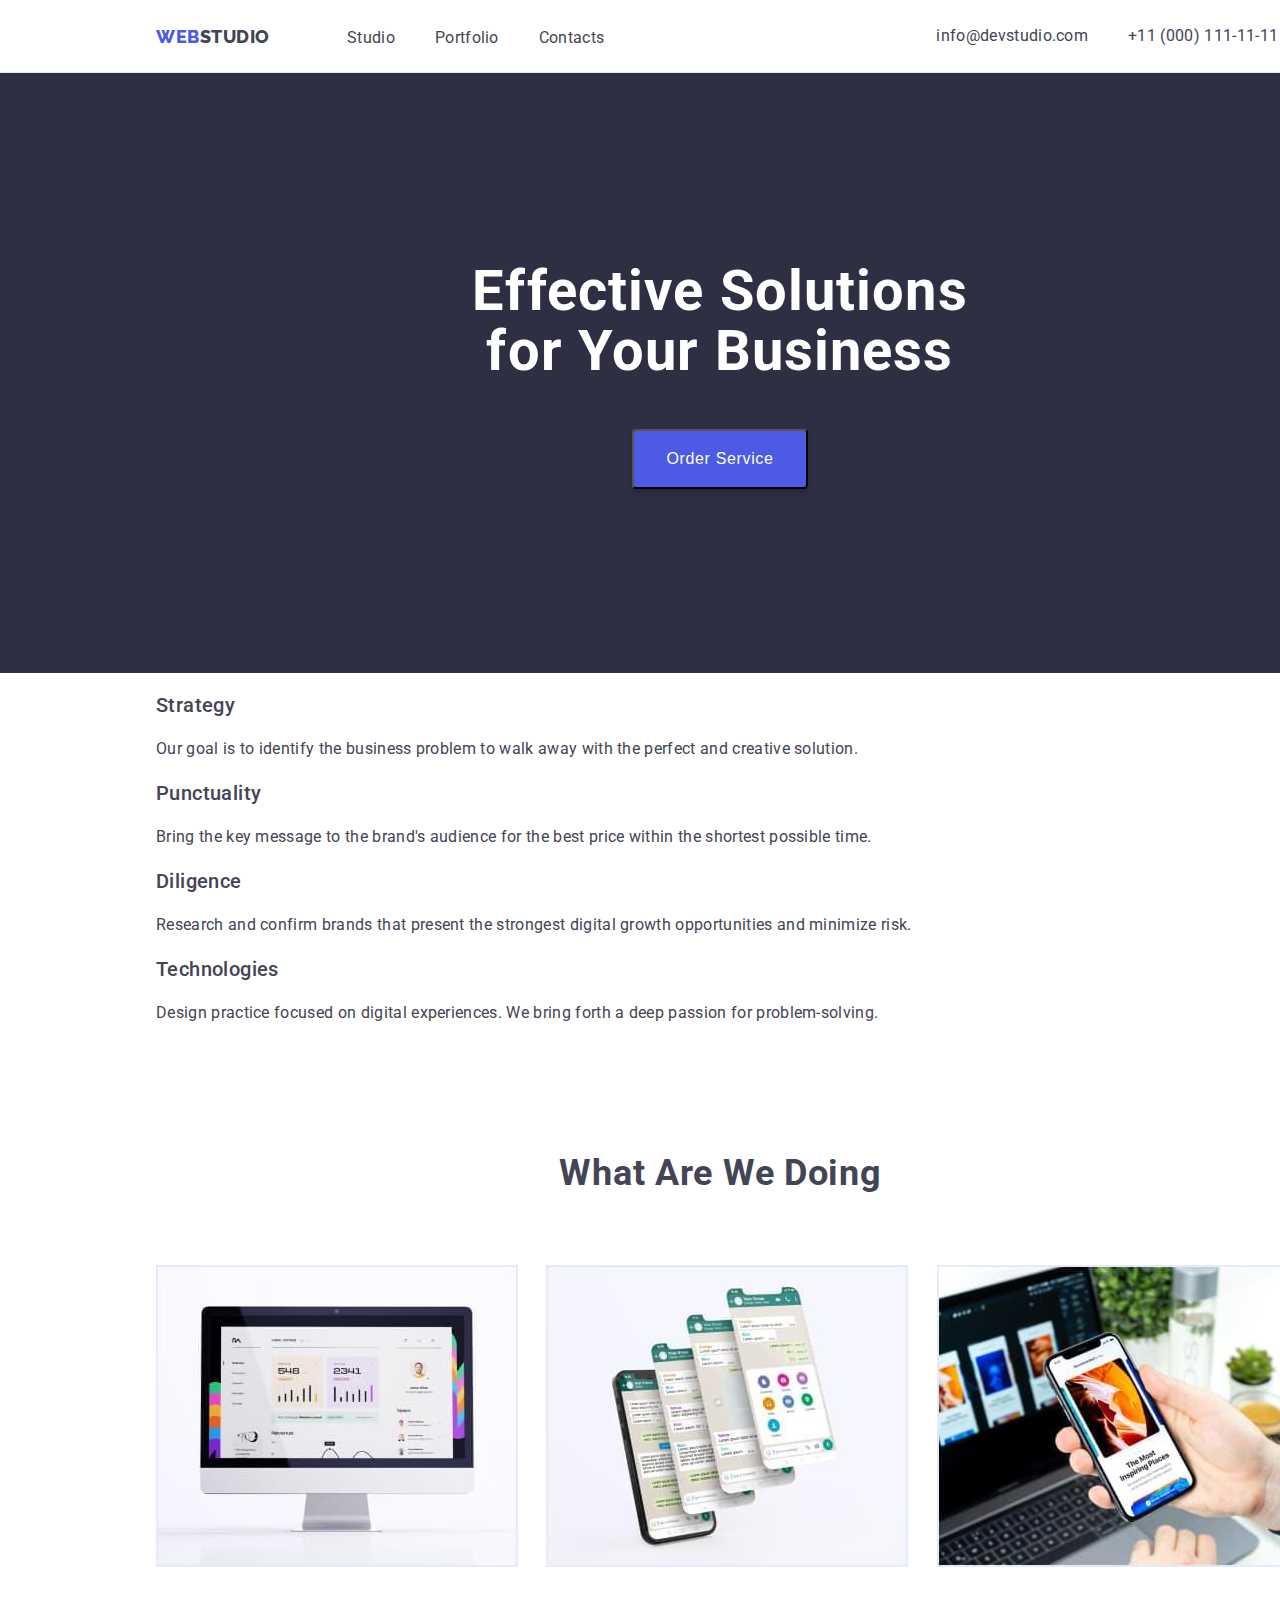
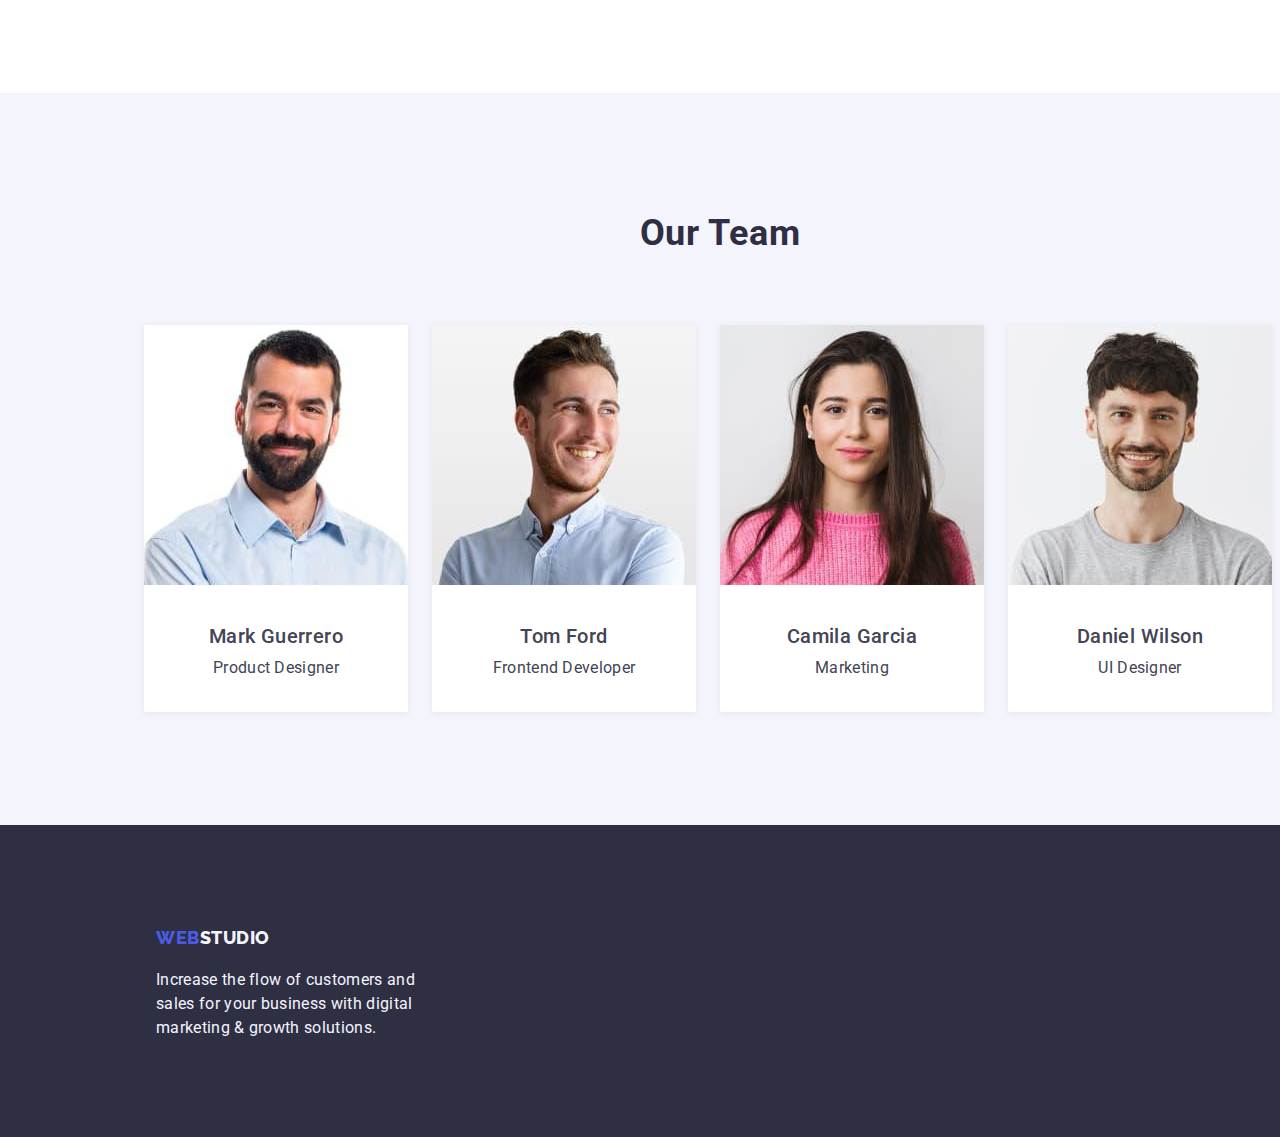
<file: index.html>
<!DOCTYPE html>
<html lang="en">
  <head>
    <meta charset="UTF-8" />
    <meta http-equiv="X-UA-Compatible" content="IE=edge" />
    <meta name="viewport" content="width=device-width, initial-scale=1.0" />
    <link rel="preconnect" href="https://fonts.googleapis.com" />
    <link rel="preconnect" href="https://fonts.gstatic.com" crossorigin />
    <link
      href="https://fonts.googleapis.com/css2?family=Raleway:wght@800&family=Roboto:wght@400;500;700;900&display=swap"
      rel="stylesheet"
    />
    <title>Document</title>
    <link rel="stylesheet" href="css/style.css" />
  </head>

  <body>
    <header>
      <p class="header-sitename">
        <a href="index.html"><span class="header-span">WEB</span>STUDIO</a>
      </p>
      <nav>
        <ul class="header-nav">
          <li><a href="index.html" rel="Home Page">Studio</a></li>
          <li><a href="portfolio.html" rel="Portfolio">Portfolio</a></li>
          <li><a href="#Contacts">Contacts</a></li>
        </ul>
      </nav>
      <ul class="header-contact">
        <li><a href="mailto:info@devstudio.com">info@devstudio.com</a></li>
        <li><a href="tel:+110001111111">+11 (000) 111-11-11</a></li>
      </ul>
    </header>

    <main>
      <section class="splash-header">
        <h1>Effective Solutions for Your Business</h1>
        <button type="button">Order Service</button>
      </section>

      <section class="what-are-we-doing">
        <div class="corevalues">
          <ul>
            <li>
              <h3>Strategy</h3>
              <p>
                Our goal is to identify the business problem to walk away with
                the perfect and creative solution.
              </p>
            </li>
            <li>
              <h3>Punctuality</h3>
              <p>
                Bring the key message to the brand's audience for the best price
                within the shortest possible time.
              </p>
            </li>
            <li>
              <h3>Diligence</h3>
              <p>
                Research and confirm brands that present the strongest digital
                growth opportunities and minimize risk.
              </p>
            </li>
            <li>
              <h3>Technologies</h3>
              <p>
                Design practice focused on digital experiences. We bring forth a
                deep passion for problem-solving.
              </p>
            </li>
          </ul>
        </div>

        <div class="wawd-images">
          <h2>What are we doing</h2>
          <ul>
            <li><img src="Image/where1.jpg" alt="desktop monitor" /></li>
            <li><img src="Image/where2.jpg" alt="phone screen layer" /></li>
            <li>
              <img src="Image/where3.jpg" alt="man holding a phone" />
            </li>
          </ul>
        </div>
      </section>

      <section class="our-team">
        <h2>Our Team</h2>
        <ul>
          <li>
            <img src="Image/team01.jpg" alt="mark guerrero" />
            <h3>Mark Guerrero</h3>
            <p>Product Designer</p>
          </li>
          <li>
            <img src="Image/team02.jpg" alt="tom ford" />
            <h3>Tom Ford</h3>
            <p>Frontend Developer</p>
          </li>
          <li>
            <img src="Image/team03.jpg" alt="camila garcia" />
            <h3>Camila Garcia</h3>
            <p>Marketing</p>
          </li>
          <li>
            <img src="Image/team04.jpg" alt="daniel wilson" />
            <h3>Daniel Wilson</h3>
            <p>UI Designer</p>
          </li>
        </ul>
      </section>
    </main>

    <footer>
      <p class="footer-sitename">
        <a href="index.html"><span class="footer-span">WEB</span>STUDIO</a>
      </p>
      <p class="footer-text">
        Increase the flow of customers and sales for your business with digital
        marketing & growth solutions.
      </p>
    </footer>
  </body>
</html>
</file>
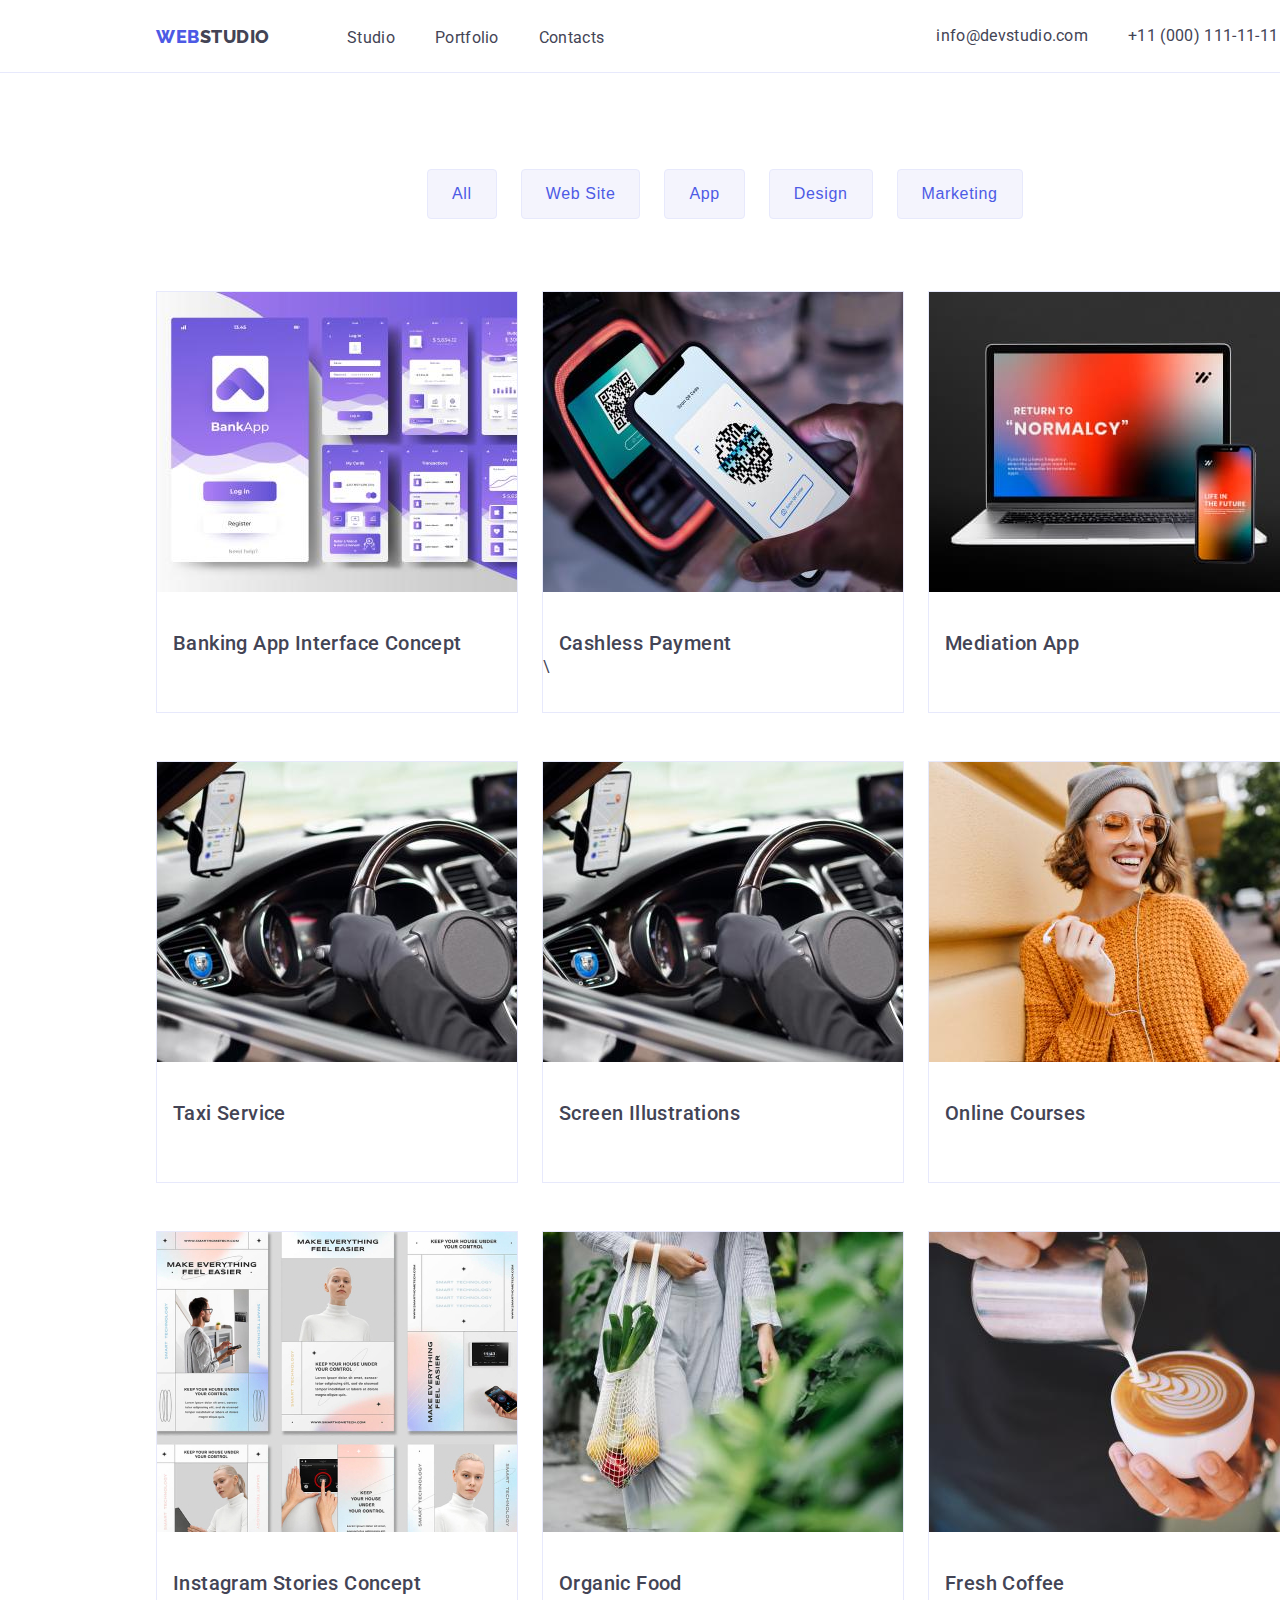
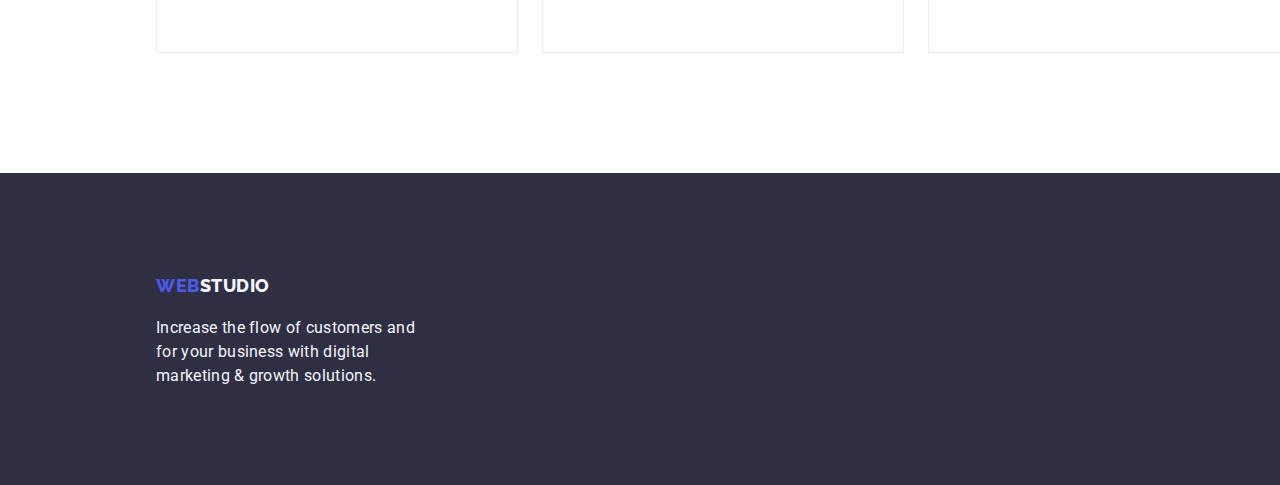
<file: portfolio.html>
<!DOCTYPE html>
<html lang="en">
  <head>
    <meta charset="UTF-8" />
    <meta name="viewport" content="width=device-width, initial-scale=1.0" />
    <link rel="preconnect" href="https://fonts.googleapis.com" />
    <link rel="preconnect" href="https://fonts.gstatic.com" crossorigin />
    <link
      href="https://fonts.googleapis.com/css2?family=Raleway:wght@800&family=Roboto:wght@400;500;700;900&display=swap"
      rel="stylesheet"
    />
    <title>Portfolio</title>
    <link rel="stylesheet" href="css/style.css" />
  </head>

  <body>
    <header>
      <p class="header-sitename">
        <a href="index.html"><span class="header-span">WEB</span>STUDIO</a>
      </p>
      <nav>
        <ul class="header-nav">
          <li><a href="index.html" rel="Home Page">Studio</a></li>
          <li><a href="portfolio.html" rel="Portfolio">Portfolio</a></li>
          <li><a href="#Contacts">Contacts</a></li>
        </ul>
      </nav>
      <ul class="header-contact">
        <li><a href="mailto:info@devstudio.com">info@devstudio.com</a></li>
        <li><a href="tel:+110001111111">+11 (000) 111-11-11</a></li>
      </ul>
    </header>

    <main>
      <div class="portfolio-filter">
        <button class="all" type="button">All</button>
        <button class="website" type="button">Web Site</button>
        <button class="app" type="button">App</button>
        <button class="design" type="button">Design</button>
        <button class="marketing" type="button">Marketing</button>
      </div>

      <section class="portfolio-images">
        <ul>
          <li class="app">
            <img
              src="Image/bank app.jpg"
              alt="banking app interface concept"
            />
            <h3>Banking App Interface Concept</h3>
           
          </li>
          <li class="marketing">
            <img src="Image/qr code.jpg" alt="cashless payment" />
            <h3>Cashless Payment</h3>
            \
          </li>
          <li class="app">
            <img src="Image/normalcy.jpg" alt="mediation app" />
            <h3>Mediation App</h3>
            
          </li>
          <li class="marketing">
            <img src="Image/Car.jpg" alt="taxi service" />
            <h3>Taxi Service</h3>
            
          </li>
          <li class="design">
            <img src="Image/Car.jpg" alt="screen illustrations" />
            <h3>Screen Illustrations</h3>
           
          </li>
          <li class="marketing">
            <img src="Image/music girl.jpg" alt="online courses" />
            <h3>Online Courses</h3>
           
          </li>
          <li class="design">
            <img
              src="Image/instagram.jpg"
              alt="instagram stories concept"
            />
            <h3>Instagram Stories Concept</h3>
            
          </li>
          <li>
            <img src="Image/food.jpg" alt="organic food" />
            <h3>Organic Food</h3>
            
          </li>
          <li>
            <img src="Image/coffee.jpg" alt="fresh coffee" />
            <h3>Fresh Coffee</h3>
            
          </li>
        </ul>
      </section>
    </main>

    <footer>
      <p class="footer-sitename">
        <a href="index.html"><span class="footer-span">WEB</span>STUDIO</a>
      </p>
      <p class="footer-text">
        Increase the flow of customers and<br> for your business with digital<br>marketing & growth solutions.<br>
      </p>
    </footer>
  </body>
</html>
</file>
<file: css/style.css>
/* GENERAL OR GLOBAL SELECTORS */
body {
    color: #434455;
    font-family: Roboto, sans-serif;
    font-size: 16px;
    font-style: normal;
    font-weight: 400;
    line-height: 24px; /* 150% */
    letter-spacing: 0.02em;
    width: 1440px;
    margin: auto;
  }
  
  ul {
    list-style: none;
    padding: 0px;
    margin: 0px;
  }
  
  h2 {
    text-align: center;
    font-size: 36px;
    font-style: normal;
    font-weight: 700;
    line-height: 40px; /* 111.111% */
    letter-spacing: 0.02em;
    margin: 0px;
    text-transform: capitalize;
  }
  
  h3 {
    font-size: 20px;
    font-style: normal;
    font-weight: 500;
    line-height: 24px; /* 120% */
    letter-spacing: 0.02em;
  }
  
  p {
    margin: 0px;
  }
  
  button {
    cursor: pointer;
  }
  
  /* WEBSITE HEADER SECTION */
  header {
    width: 1440px;
    height: 72px;
    border-bottom: 1px solid #e7e9fc;
    display: inline-flex;
  }
  
  header a {
    text-decoration: none;
    color: #434455;
  }
  
  header p {
    font-family: Raleway, sans-serif;
    font-size: 18px;
    font-weight: 800;
    line-height: 21px;
    letter-spacing: 0.54px;
    text-transform: uppercase;
    color: #2e2f42;
  }
  
  header li {
    padding-right: 40px;
  }
  
  header ul a:hover,
  header ul a:focus {
    color: #404bbf;
  }
  
  header nav a:hover,
  header nav a:focus {
    border-bottom: 3px solid #404bbf;
  }
  
  .header-sitename {
    padding-top: 25.5px;
    padding-left: 156px;
    justify-content: flex-start;
    width: 115px;
    align-items: center;
  }
  
  .header-nav {
    padding-top: 25.5px;
    padding-left: 76px;
  }
  
  .header-span {
    color: #4d5ae5;
  }
  
  .header-contact {
    padding-left: 292px;
  }
  
  .header-nav,
  .header-contact {
    display: flex;
    align-items: center;
    margin: 0;
  }
  
  .header-contact a {
    color: #434455;
  }
  
  /* WEBSITE FOOTER SECTION */
  footer {
    background: var(--NAVY-BLUE, #2e2f42);
    color: var(--CLOUD, #f4f4fd);
    height: 312px;
  }
  
  footer a {
    text-decoration: none;
    color: var(--CLOUD, #f4f4fd);
    font-family: Raleway;
    font-size: 18px;
    font-weight: 800;
    line-height: 21px;
    letter-spacing: 0.54px;
    text-transform: uppercase;
  }
  
  footer p {
    padding-left: 156px;
  }
  
  .footer-span {
    color: #4d5ae5;
  }
  
  .footer-sitename {
    padding-top: 101.5px;
  }
  
  .footer-text {
    padding-top: 17.5px;
    width: 264px;
  }
  
  /* INDEX - BODY SECTION */
  /* SPLASH HEADER */
  .splash-header {
    text-align: center;
    color: white;
    background: var(--NAVY-BLUE, #2e2f42);
    height: 600px;
    margin: 0;
  }
  
  .splash-header h1 {
    margin: 0;
    font-size: 56px;
    padding: 188px 472px 48px 472px;
    line-height: 60px;
    letter-spacing: 0.02em;
    font-weight: 700;
  }
  
  .splash-header button {
    border-radius: 4px;
    background: var(--IRIS, #4d5ae5);
    box-shadow: 0px 4px 4px 0px rgba(0, 0, 0, 0.15);
    display: inline-flex;
    padding: 16px 32px;
    align-items: flex-start;
    gap: 10px;
    color: var(--WHITE, #fff);
  }
  
  .splash-header button,
  .portfolio-filter button {
    font-size: 16px;
    font-style: normal;
    font-weight: 500;
    line-height: 24px; /* 150% */
    letter-spacing: 0.64px;
  }
  
  .splash-header button:hover,
  .portfolio-filter button:hover,
  .splash-header button:focus,
  .portfolio-filter button:focus {
    background: var(--OCEAN, #404bbf);
    color: var(--WHITE, #fff);
  }
  
  /* INDEX - BODY SECTION */
  /* WHAT ARE WE DOING */
  .what-are-we-doing {
    padding-top: 120px;
    margin-left: 156px;
    margin-bottom: 120px;
    padding: 0;
    display: flex;
    flex-direction: column;
    align-items: flex-start;
    gap: 8px;
  }
  
  .wawd-corevalues ul {
    display: inline-flex;
    justify-content: center;
  }
  
  .wawd-corevalues h3 {
    margin: 0px 24px 8px 0px;
    padding-top: 120px;
  }
  
  .wawd-corevalues p {
    justify-content: center;
    align-items: flex-start;
    width: 264px;
    margin: 0px 24px 0px 0px;
  }
  .wawd-images h2 {
    margin: 120px 0px 72px 0px;
    padding-left: 403px;
    width: 323px;
    text-wrap: nowrap;
  }
  
  .wawd-images li {
    display: inline-flex;
    justify-content: center;
    margin-right: 24px;
    border: 1px solid #e7e9fc;
  }
  
  .wawd-images img {
    width: 360px;
    height: 300px;
  }
  
  /* INDEX - BODY SECTION */
  /* OUR TEAM */
  .our-team {
    width: 1440px;
    height: 492px;
    background-color: #f4f4fd;
    padding-top: 120px;
    padding-bottom: 120px;
    margin: 0px;
    text-align: center;
  }
  .our-team h2 {
    color: var(--NAVY-BLUE, #2e2f42);
    text-align: center;
  }
  
  .our-team h3 {
    margin: 0px;
    padding-top: 32px;
  }
  
  .our-team ul {
    display: flex;
    justify-content: center;
    padding-top: 72px;
    margin: 0px;
  }
  
  .our-team li {
    background-color: #ffffff;
    margin-right: 24px;
    padding-bottom: 32px;
    box-shadow: 0px 2px 1px 0px #2e2f4214;
    box-shadow: 0px 1px 1px 0px #2e2f4229;
    box-shadow: 0px 1px 6px 0px #2e2f4214;
  }
  
  .our-team p {
    padding-top: 8px;
  }
  
  /*SITE PORTFOLIO PAGE */
  /* BUTTONS */
  .portfolio-filter {
    display: inline-flex;
    padding-top: 96px;
    padding-left: 427px;
    padding-bottom: 72px;
  }
  
  .portfolio-filter button {
    border-radius: 4px;
    border: 1px solid var(--CORNFLOWER, #e7e9fc);
    background: var(--CLOUD, #f4f4fd);
    display: flex;
    padding: 12px 24px;
    justify-content: center;
    align-items: center;
    color: var(--IRIS, #4d5ae5);
    text-align: center;
    margin-right: 24px;
  }
  
  /*SITE PORTFOLIO PAGE */
  /* CARDS/IMAGES */
  .portfolio-images {
    width: 1440px;
    display: flex;
    padding-left: 156px;
  }
  
  .portfolio-images h3 {
    margin: 0px;
    padding-top: 32px;
    padding-left: 16px;
  }
  
  .portfolio-images img {
    width: 360px;
    height: 300px;
    flex-shrink: 0;
  }
  
  .portfolio-images ul {
    display: flex;
    flex-wrap: wrap;
  }
  
  .portfolio-images li {
    background-color: #ffffff;
    margin-right: 24px;
    border: 1px solid #e7e9fc;
    width: 360px;
    height: 420px;
  }
  
  .portfolio-images li:nth-of-type(3n + 1) {
    margin-bottom: 48px;
  }
  
  .portfolio-images li:last-child {
    margin-bottom: 120px;
  }
  
  .portfolio-images p {
    margin: 0px;
    padding-top: 8px;
    padding-left: 16px;
    padding-bottom: 32px;
  }
</file>
